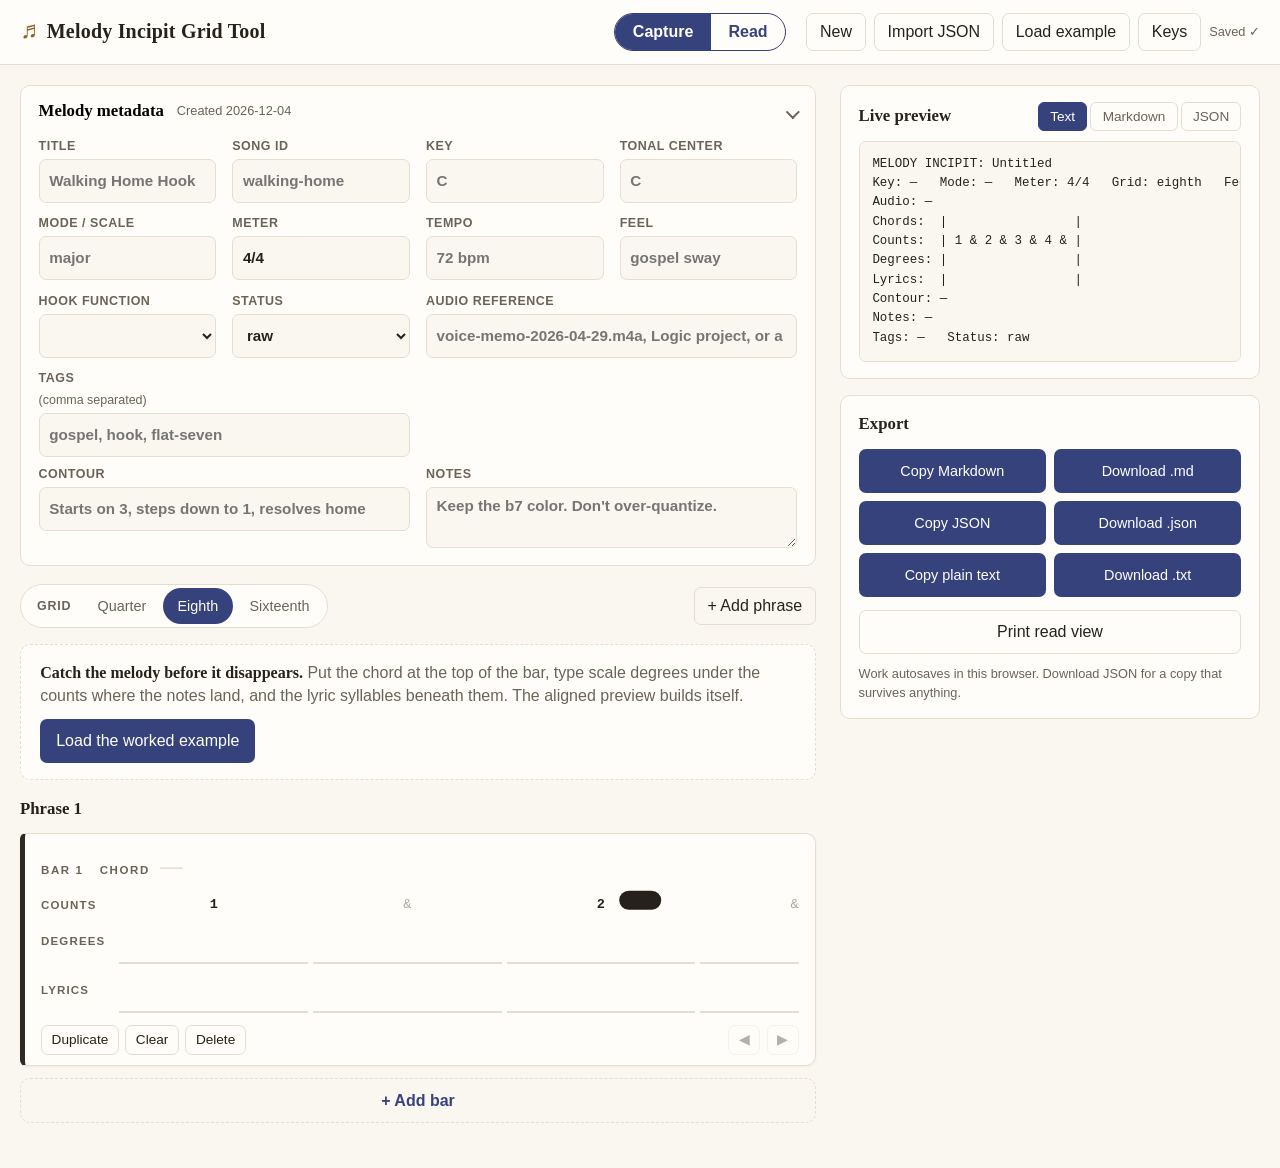
<file: index.html>
<!DOCTYPE html>
<html lang="en">
<head>
  <meta charset="UTF-8">
  <meta name="viewport" content="width=device-width, initial-scale=1.0">
  <title>Melody Incipit Grid Tool</title>
  <meta name="description" content="Capture a melody's fingerprint — chords, counts, scale degrees, and lyrics on an aligned grid — and export it as Markdown, JSON, or plain text.">
  <link rel="stylesheet" href="styles.css">
  <link rel="icon" href="data:image/svg+xml,%3Csvg xmlns='http://www.w3.org/2000/svg' viewBox='0 0 32 32'%3E%3Ctext y='24' font-size='24'%3E%E2%99%AC%3C/text%3E%3C/svg%3E">
</head>
<body>

  <a class="skip-link" href="#phrases">Skip to bar cards</a>

  <header class="app-header">
    <div class="brand">
      <span class="brand-mark" aria-hidden="true">&#9836;</span>
      <h1>Melody Incipit Grid Tool</h1>
    </div>
    <div class="mode-toggle" role="group" aria-label="Editor mode">
      <button id="mode-capture" type="button" aria-pressed="true">Capture</button>
      <button id="mode-read" type="button" aria-pressed="false">Read</button>
    </div>
    <div class="header-actions">
      <button id="new-btn" type="button" class="ghost-btn">New</button>
      <button id="import-btn" type="button" class="ghost-btn">Import JSON</button>
      <button id="example-btn" type="button" class="ghost-btn">Load example</button>
      <button id="keys-btn" type="button" class="ghost-btn" aria-expanded="false" aria-controls="keys-pop">Keys</button>
      <span id="saved-indicator" aria-hidden="true">Saved &#10003;</span>
    </div>
    <div id="keys-pop" hidden>
      <h2>Keyboard controls</h2>
      <dl>
        <dt>Tab / Shift+Tab</dt><dd>Next / previous cell along the lane, across bars</dd>
        <dt>Enter</dt><dd>Jump to the next bar's first degree cell</dd>
        <dt>&uarr; / &darr;</dt><dd>Switch between degree and lyric lanes</dd>
        <dt>&larr; / &rarr;</dt><dd>Move along the lane (when the cursor is at the cell edge)</dd>
        <dt>Ctrl/Cmd + D</dt><dd>Duplicate the current bar</dd>
        <dt>Ctrl/Cmd + Enter</dt><dd>Add a bar to the current phrase</dd>
      </dl>
      <p>Type <code>b3</code> or <code>#4</code> in a degree cell to get &#9837;3 / &#9839;4. Use <code>-</code> for a held note; leave a cell empty for space.</p>
    </div>
  </header>

  <p id="status-announce" class="sr-only" role="status" aria-live="polite"></p>

  <main class="layout">
    <div class="editor-pane">

      <!-- ===================== Melody metadata ===================== -->
      <section class="metadata" aria-labelledby="metadata-heading">
        <button id="metadata-toggle" type="button" aria-expanded="true" aria-controls="metadata-body">
          <h2 id="metadata-heading">Melody metadata</h2>
          <span id="meta-date" class="meta-date"></span>
          <span class="disclosure" aria-hidden="true"></span>
        </button>
        <div id="metadata-body" class="metadata-body open">
          <div class="field-grid">
            <label>Title
              <input id="meta-title" type="text" placeholder="Walking Home Hook" autocomplete="off">
            </label>
            <label>Song ID
              <input id="meta-song_id" type="text" placeholder="walking-home" autocomplete="off">
            </label>
            <label>Key
              <input id="meta-key" type="text" list="key-list" placeholder="C" autocomplete="off">
            </label>
            <label>Tonal center
              <input id="meta-tonal_center" type="text" list="key-list" placeholder="C" autocomplete="off">
            </label>
            <label>Mode / scale
              <input id="meta-mode" type="text" list="mode-list" placeholder="major" autocomplete="off">
            </label>
            <label>Meter
              <input id="meta-meter" type="text" list="meter-list" placeholder="4/4" autocomplete="off">
            </label>
            <label>Tempo
              <input id="meta-tempo" type="text" placeholder="72 bpm" autocomplete="off">
            </label>
            <label>Feel
              <input id="meta-feel" type="text" list="feel-list" placeholder="gospel sway" autocomplete="off">
            </label>
            <label>Hook function
              <select id="meta-hook_function">
                <option value=""></option>
                <option>opening line</option>
                <option>chorus hook</option>
                <option>verse motif</option>
                <option>call-and-response</option>
                <option>tag ending</option>
                <option>melodic answer</option>
                <option>riff</option>
                <option>vocal run</option>
                <option>countermelody</option>
              </select>
            </label>
            <label>Status
              <select id="meta-status">
                <option>raw</option>
                <option>promising</option>
                <option>hook</option>
                <option>verse</option>
                <option>chorus</option>
                <option>bridge</option>
                <option>motif</option>
                <option>developed</option>
                <option>archived</option>
              </select>
            </label>
            <label class="span-2">Audio reference
              <input id="meta-audio_ref" type="text" placeholder="voice-memo-2026-04-29.m4a, Logic project, or a link" autocomplete="off">
            </label>
            <label class="span-2">Tags <span class="hint">(comma separated)</span>
              <input id="meta-tags" type="text" placeholder="gospel, hook, flat-seven" autocomplete="off">
            </label>
          </div>
          <div id="tag-chips" class="tag-chips" aria-hidden="true"></div>
          <p id="meter-notice" class="notice" hidden>
            This meter isn't one the grid knows (4/4, 3/4, 2/4, 6/8), so bars use a 4/4-style grid. The meter is still saved with your incipit.
          </p>
          <div class="field-grid">
            <label class="span-2">Contour
              <input id="meta-contour" type="text" placeholder="Starts on 3, steps down to 1, resolves home" autocomplete="off">
            </label>
            <label class="span-2">Notes
              <textarea id="meta-notes" rows="2" placeholder="Keep the b7 color. Don't over-quantize."></textarea>
            </label>
          </div>
        </div>
      </section>

      <!-- ===================== Grid controls ===================== -->
      <div class="grid-controls">
        <fieldset class="resolution" role="radiogroup">
          <legend>Grid</legend>
          <label><input type="radio" name="grid-unit" value="quarter"><span>Quarter</span></label>
          <label><input type="radio" name="grid-unit" value="eighth" checked><span>Eighth</span></label>
          <label><input type="radio" name="grid-unit" value="sixteenth"><span>Sixteenth</span></label>
        </fieldset>
        <button id="add-phrase-btn" type="button" class="ghost-btn">+ Add phrase</button>
      </div>

      <div id="empty-hint" class="empty-hint" hidden>
        <p><strong>Catch the melody before it disappears.</strong> Put the chord at the top of the bar, type scale degrees under the counts where the notes land, and the lyric syllables beneath them. The aligned preview builds itself.</p>
        <button id="empty-example-btn" type="button">Load the worked example</button>
      </div>

      <!-- ===================== Phrases & bar cards ===================== -->
      <div id="phrases"></div>

    </div>

    <!-- ===================== Preview & export ===================== -->
    <aside class="preview-pane" aria-labelledby="preview-heading">
      <section class="preview">
        <div class="preview-head">
          <h2 id="preview-heading">Live preview</h2>
          <div class="preview-tabs" role="tablist" aria-label="Preview format">
            <button class="preview-tab active" data-tab="text" role="tab" aria-selected="true" type="button">Text</button>
            <button class="preview-tab" data-tab="markdown" role="tab" aria-selected="false" type="button">Markdown</button>
            <button class="preview-tab" data-tab="json" role="tab" aria-selected="false" type="button">JSON</button>
          </div>
        </div>
        <pre id="preview-output" aria-live="polite" tabindex="0"></pre>
      </section>

      <section class="exports" aria-labelledby="exports-heading">
        <h2 id="exports-heading">Export</h2>
        <div class="export-grid">
          <button id="copy-md" type="button">Copy Markdown</button>
          <button id="dl-md" type="button">Download .md</button>
          <button id="copy-json" type="button">Copy JSON</button>
          <button id="dl-json" type="button">Download .json</button>
          <button id="copy-txt" type="button">Copy plain text</button>
          <button id="dl-txt" type="button">Download .txt</button>
        </div>
        <button id="print-btn" type="button" class="ghost-btn print-btn">Print read view</button>
        <p class="storage-note">Work autosaves in this browser. Download JSON for a copy that survives anything.</p>
      </section>
    </aside>
  </main>

  <!-- ===================== Read mode sheet ===================== -->
  <section id="read-sheet" class="read-sheet" aria-label="Read view"></section>

  <div id="toast" role="status" aria-live="polite"></div>
  <input id="import-file" type="file" accept=".json,application/json" class="sr-only" aria-label="Import incipit JSON file">

  <datalist id="key-list">
    <option>C</option><option>C#</option><option>Db</option><option>D</option><option>D#</option>
    <option>Eb</option><option>E</option><option>F</option><option>F#</option><option>Gb</option>
    <option>G</option><option>G#</option><option>Ab</option><option>A</option><option>A#</option>
    <option>Bb</option><option>B</option>
    <option>Cm</option><option>C#m</option><option>Dm</option><option>Ebm</option><option>Em</option>
    <option>Fm</option><option>F#m</option><option>Gm</option><option>G#m</option><option>Am</option>
    <option>Bbm</option><option>Bm</option>
  </datalist>
  <datalist id="mode-list">
    <option>major</option><option>natural minor</option><option>harmonic minor</option>
    <option>melodic minor</option><option>major pentatonic</option><option>minor pentatonic</option>
    <option>blues</option><option>mixolydian</option><option>dorian</option><option>lydian</option>
    <option>phrygian</option><option>chromatic color</option><option>uncertain</option>
  </datalist>
  <datalist id="meter-list">
    <option>4/4</option><option>3/4</option><option>2/4</option><option>6/8</option>
  </datalist>
  <datalist id="feel-list">
    <option>straight</option><option>swing</option><option>shuffle</option><option>gospel sway</option>
    <option>6/8 ballad</option><option>funk</option><option>folk</option><option>hymnlike</option>
    <option>cinematic</option><option>rubato</option><option>spoken-like</option>
  </datalist>

  <script src="app.js"></script>
</body>
</html>
</file>
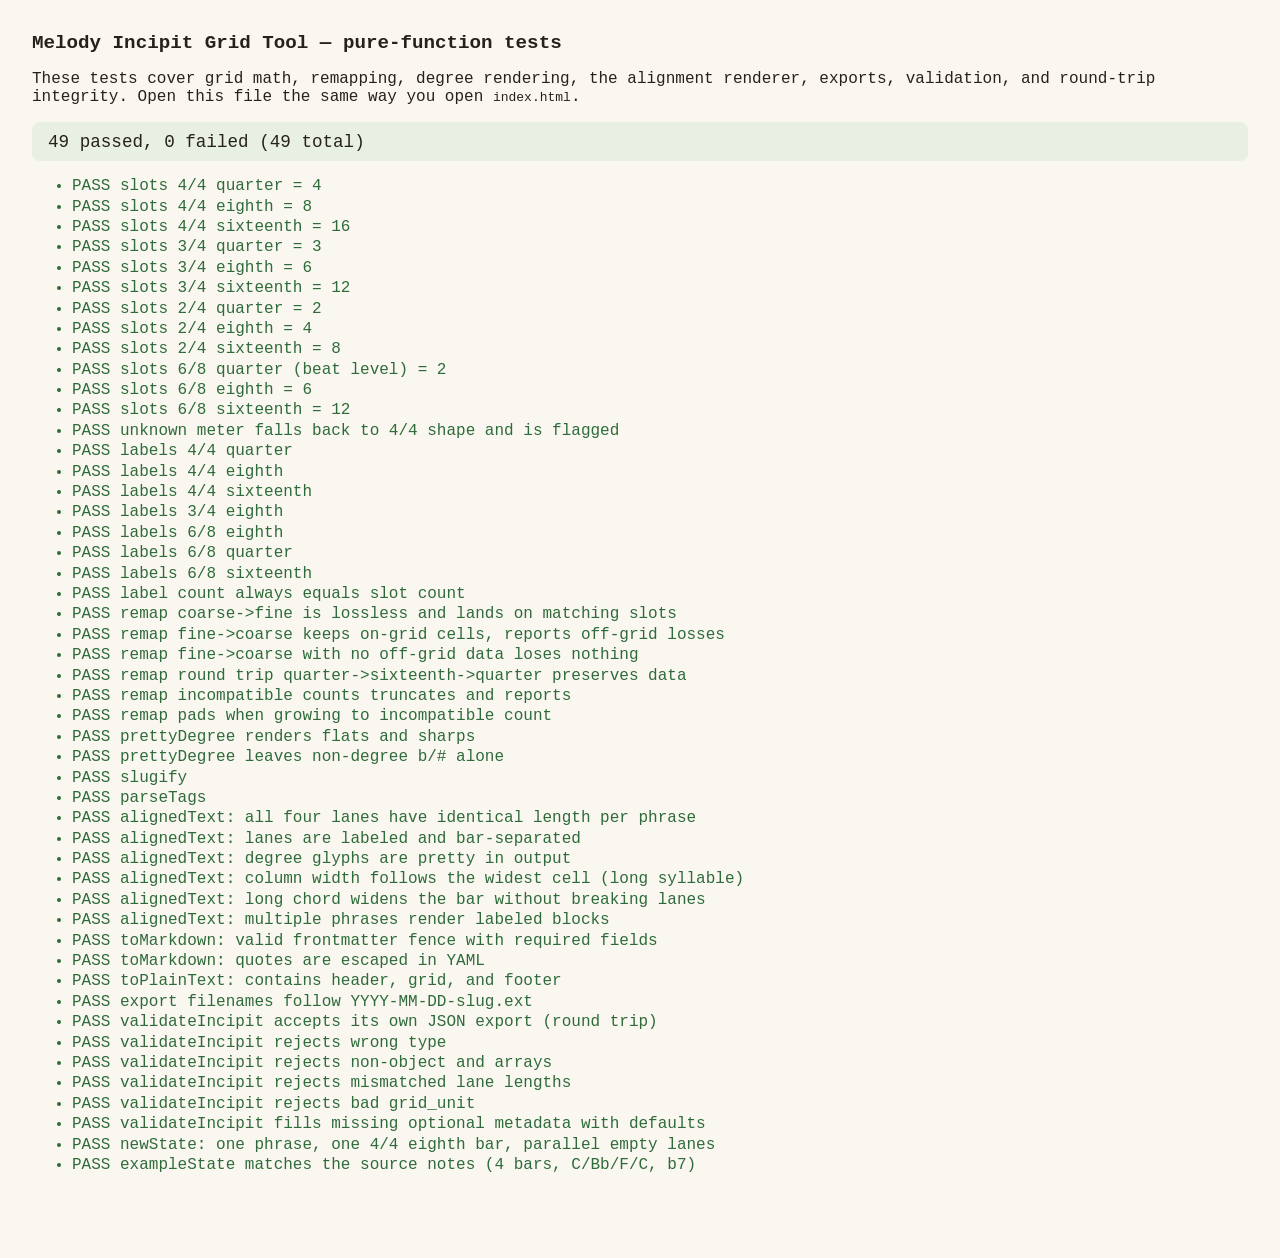
<file: tests.html>
<!DOCTYPE html>
<html lang="en">
<head>
  <meta charset="UTF-8">
  <meta name="viewport" content="width=device-width, initial-scale=1.0">
  <title>Tests — Melody Incipit Grid Tool</title>
  <style>
    body { font-family: ui-monospace, Menlo, Consolas, monospace; margin: 2rem; background: #faf7f1; color: #26221b; }
    h1 { font-size: 1.2rem; }
    .pass { color: #2f6b3a; }
    .fail { color: #8a3030; font-weight: bold; }
    #summary { font-size: 1.1rem; margin: 1rem 0; padding: 0.6rem 1rem; border-radius: 8px; }
    #summary.ok { background: #e7f0e2; }
    #summary.bad { background: #f3dede; }
    li { margin: 0.15rem 0; }
    pre { background: #fff; border: 1px solid #e6ddcf; padding: 0.6rem; overflow-x: auto; }
  </style>
</head>
<body>
  <h1>Melody Incipit Grid Tool — pure-function tests</h1>
  <p>These tests cover grid math, remapping, degree rendering, the alignment renderer, exports, validation, and round-trip integrity. Open this file the same way you open <code>index.html</code>.</p>
  <div id="summary"></div>
  <ul id="results"></ul>

  <script src="app.js"></script>
  <script src="tests.js"></script>
  <script>
    (function () {
      var res = runMITTests(window.MIT);
      var ul = document.getElementById('results');
      res.results.forEach(function (r) {
        var li = document.createElement('li');
        li.className = r.ok ? 'pass' : 'fail';
        li.textContent = (r.ok ? 'PASS  ' : 'FAIL  ') + r.name + (r.ok ? '' : ' — ' + r.detail);
        ul.appendChild(li);
      });
      var s = document.getElementById('summary');
      s.className = res.failed === 0 ? 'ok' : 'bad';
      s.textContent = res.passed + ' passed, ' + res.failed + ' failed (' + res.results.length + ' total)';
    })();
  </script>
</body>
</html>
</file>
<file: styles.css>
/* =========================================================================
   Melody Incipit Grid Tool — styles.css
   A music worksheet, not a spreadsheet: warm paper, hymnal-indigo controls,
   brass chord symbols, bar cards with a heavy left barline. No gridlines.
   ========================================================================= */

:root {
  --paper: #FAF7F1;
  --card: #FFFDF9;
  --ink: #26221b;
  --ink-soft: #6b6357;
  --line: #e6ddcf;
  --indigo: #36427c;        /* hymnal-cover indigo: interactive */
  --indigo-deep: #272f5c;
  --brass: #8a6420;          /* lead-sheet chord symbols */
  --barline: #2e2a23;
  --focus: #36427c;
  --danger: #8a3030;
  --ok-bg: #eef2e6;

  --serif: "Iowan Old Style", "Palatino Linotype", Palatino, Georgia, serif;
  --sans: -apple-system, BlinkMacSystemFont, "Segoe UI", Roboto, "Helvetica Neue", Arial, sans-serif;
  --mono: ui-monospace, "SF Mono", SFMono-Regular, Menlo, Consolas, "Liberation Mono", monospace;

  --radius: 10px;
  --cell-w-quarter: 4.5rem;
  --cell-w-eighth: 3.4rem;
  --cell-w-sixteenth: 2.7rem;
}

* { box-sizing: border-box; }

html { -webkit-text-size-adjust: 100%; }

body {
  margin: 0;
  background: var(--paper);
  color: var(--ink);
  font-family: var(--sans);
  font-size: 16px;
  line-height: 1.45;
}

.sr-only {
  position: absolute !important;
  width: 1px; height: 1px;
  margin: -1px; padding: 0; border: 0;
  clip: rect(0 0 0 0); overflow: hidden; white-space: nowrap;
}

.skip-link {
  position: absolute; left: 1rem; top: -3rem;
  background: var(--indigo); color: #fff;
  padding: 0.5rem 0.9rem; border-radius: 0 0 6px 6px;
  z-index: 30; transition: top 0.15s;
}
.skip-link:focus { top: 0; }

/* visible focus everywhere */
:focus-visible {
  outline: 2px solid var(--focus);
  outline-offset: 2px;
}

button { font: inherit; cursor: pointer; }

/* ============================== header ============================== */

.app-header {
  display: flex;
  flex-wrap: wrap;
  align-items: center;
  gap: 0.75rem 1.25rem;
  padding: 0.8rem 1.25rem;
  border-bottom: 1px solid var(--line);
  background: var(--card);
  position: relative;
}

.brand { display: flex; align-items: baseline; gap: 0.55rem; margin-right: auto; }
.brand-mark { font-size: 1.5rem; color: var(--brass); line-height: 1; }
.app-header h1 {
  font-family: var(--serif);
  font-size: 1.25rem;
  font-weight: 600;
  letter-spacing: 0.01em;
  margin: 0;
}

.mode-toggle {
  display: inline-flex;
  border: 1px solid var(--indigo);
  border-radius: 999px;
  overflow: hidden;
}
.mode-toggle button {
  border: 0;
  background: transparent;
  color: var(--indigo);
  padding: 0.4rem 1.1rem;
  font-weight: 600;
}
.mode-toggle button[aria-pressed="true"] {
  background: var(--indigo);
  color: #fff;
}

.header-actions { display: flex; align-items: center; gap: 0.5rem; flex-wrap: wrap; }

.ghost-btn {
  background: transparent;
  border: 1px solid var(--line);
  border-radius: 7px;
  color: var(--ink);
  padding: 0.4rem 0.8rem;
}
.ghost-btn:hover { border-color: var(--indigo); color: var(--indigo); }
.ghost-btn.small { padding: 0.25rem 0.6rem; font-size: 0.85rem; }
.ghost-btn:disabled { opacity: 0.35; cursor: default; }
.ghost-btn:disabled:hover { border-color: var(--line); color: var(--ink); }

#saved-indicator {
  font-size: 0.8rem;
  color: var(--ink-soft);
  opacity: 0;
  transition: opacity 0.3s;
}
#saved-indicator.visible { opacity: 1; }

#keys-pop {
  position: absolute;
  right: 1rem; top: 100%;
  z-index: 20;
  background: var(--card);
  border: 1px solid var(--line);
  border-radius: var(--radius);
  box-shadow: 0 10px 30px rgba(40, 32, 16, 0.14);
  padding: 1rem 1.2rem;
  max-width: 26rem;
}
#keys-pop h2 { font-family: var(--serif); font-size: 1rem; margin: 0 0 0.5rem; }
#keys-pop dl { display: grid; grid-template-columns: auto 1fr; gap: 0.25rem 0.8rem; margin: 0; font-size: 0.88rem; }
#keys-pop dt { font-family: var(--mono); white-space: nowrap; color: var(--indigo-deep); }
#keys-pop dd { margin: 0; }
#keys-pop p { font-size: 0.85rem; color: var(--ink-soft); margin: 0.7rem 0 0; }
#keys-pop code { font-family: var(--mono); background: var(--paper); padding: 0 0.25em; border-radius: 3px; }

/* ============================== layout ============================== */

.layout {
  display: grid;
  grid-template-columns: minmax(0, 1fr);
  gap: 1.5rem;
  padding: 1.25rem;
  max-width: 1320px;
  margin: 0 auto;
}

@media (min-width: 1024px) {
  .layout { grid-template-columns: minmax(0, 1fr) 420px; align-items: start; }
  .preview-pane { position: sticky; top: 1rem; }
}

/* ============================ metadata ============================== */

.metadata {
  background: var(--card);
  border: 1px solid var(--line);
  border-radius: var(--radius);
  margin-bottom: 1.1rem;
}

#metadata-toggle {
  width: 100%;
  display: flex;
  align-items: center;
  gap: 0.8rem;
  background: transparent;
  border: 0;
  padding: 0.85rem 1.1rem;
  text-align: left;
  border-radius: var(--radius);
}
#metadata-toggle h2 {
  font-family: var(--serif);
  font-size: 1.05rem;
  font-weight: 600;
  margin: 0;
  flex: 0 0 auto;
}
.meta-date { font-size: 0.8rem; color: var(--ink-soft); margin-right: auto; }
.disclosure {
  width: 0.6rem; height: 0.6rem;
  border-right: 2px solid var(--ink-soft);
  border-bottom: 2px solid var(--ink-soft);
  transform: rotate(45deg);
  transition: transform 0.15s;
}
#metadata-toggle[aria-expanded="false"] .disclosure { transform: rotate(-45deg); }

.metadata-body { display: none; padding: 0 1.1rem 1.1rem; }
.metadata-body.open { display: block; }

.field-grid {
  display: grid;
  grid-template-columns: repeat(2, minmax(0, 1fr));
  gap: 0.7rem 1rem;
}
@media (min-width: 700px) {
  .field-grid { grid-template-columns: repeat(4, minmax(0, 1fr)); }
  .field-grid .span-2 { grid-column: span 2; }
}

.field-grid label {
  display: flex;
  flex-direction: column;
  gap: 0.25rem;
  font-size: 0.78rem;
  font-weight: 600;
  letter-spacing: 0.04em;
  text-transform: uppercase;
  color: var(--ink-soft);
}
.field-grid .hint { text-transform: none; letter-spacing: 0; font-weight: 400; }

.field-grid input,
.field-grid select,
.field-grid textarea {
  font: inherit;
  font-size: 0.95rem;
  color: var(--ink);
  background: var(--paper);
  border: 1px solid var(--line);
  border-radius: 7px;
  padding: 0.45rem 0.6rem;
  min-height: 44px;
}
.field-grid textarea { resize: vertical; }

.tag-chips { display: flex; flex-wrap: wrap; gap: 0.35rem; margin-top: 0.5rem; }
.chip {
  background: var(--paper);
  border: 1px solid var(--line);
  border-radius: 999px;
  padding: 0.1rem 0.65rem;
  font-size: 0.8rem;
  color: var(--indigo-deep);
}

.notice {
  margin: 0.8rem 0 0;
  padding: 0.55rem 0.8rem;
  background: #f6eedd;
  border: 1px solid #e3d3a8;
  border-radius: 7px;
  font-size: 0.85rem;
}

/* ========================== grid controls =========================== */

.grid-controls {
  display: flex;
  align-items: center;
  justify-content: space-between;
  gap: 1rem;
  margin-bottom: 1rem;
  flex-wrap: wrap;
}

.resolution {
  border: 1px solid var(--line);
  border-radius: 999px;
  padding: 0.2rem;
  display: inline-flex;
  align-items: center;
  gap: 0.15rem;
  margin: 0;
  background: var(--card);
}
.resolution legend {
  float: left;
  padding: 0 0.6rem 0 0.8rem;
  font-size: 0.78rem;
  font-weight: 700;
  letter-spacing: 0.06em;
  text-transform: uppercase;
  color: var(--ink-soft);
}
.resolution label { position: relative; display: inline-flex; }
.resolution input {
  position: absolute;
  opacity: 0;
  inset: 0;
  margin: 0;
  cursor: pointer;
}
.resolution span {
  padding: 0.35rem 0.9rem;
  border-radius: 999px;
  font-size: 0.9rem;
  color: var(--ink-soft);
  min-height: 36px;
  display: inline-flex;
  align-items: center;
}
.resolution input:checked + span { background: var(--indigo); color: #fff; }
.resolution input:focus-visible + span { outline: 2px solid var(--focus); outline-offset: 2px; }

/* =========================== empty state ============================ */

.empty-hint {
  border: 1px dashed var(--line);
  border-radius: var(--radius);
  padding: 1rem 1.2rem;
  margin-bottom: 1rem;
  color: var(--ink-soft);
  background: var(--card);
}
.empty-hint p { margin: 0 0 0.7rem; }
.empty-hint strong { color: var(--ink); font-family: var(--serif); }
.empty-hint button {
  background: var(--indigo);
  color: #fff;
  border: 0;
  border-radius: 7px;
  padding: 0.5rem 1rem;
  min-height: 44px;
}
.empty-hint button:hover { background: var(--indigo-deep); }

/* ============================= phrases ============================== */

.phrase { margin-bottom: 1.6rem; }

.phrase-head {
  display: flex;
  align-items: center;
  gap: 0.8rem;
  margin-bottom: 0.6rem;
}
.phrase-label {
  font-family: var(--serif);
  font-size: 1.05rem;
  font-weight: 600;
  color: var(--ink);
  background: transparent;
  border: 0;
  border-bottom: 1px dashed transparent;
  padding: 0.2rem 0;
  min-width: 8rem;
  max-width: 100%;
}
.phrase-label:hover, .phrase-label:focus { border-bottom-color: var(--line); }

.bars { display: flex; flex-direction: column; gap: 0.9rem; }

.add-bar-btn {
  margin-top: 0.8rem;
  width: 100%;
  background: transparent;
  border: 1px dashed var(--line);
  border-radius: var(--radius);
  color: var(--indigo);
  padding: 0.6rem;
  font-weight: 600;
  min-height: 44px;
}
.add-bar-btn:hover { border-color: var(--indigo); background: var(--card); }

/* ============================ bar cards ============================= */
/* The signature element: a cue card with a heavy left barline.        */

.bar-card {
  background: var(--card);
  border: 1px solid var(--line);
  border-left: 5px solid var(--barline);
  border-radius: 6px var(--radius) var(--radius) 6px;
  padding: 0.8rem 1rem 0.6rem;
  box-shadow: 0 1px 3px rgba(45, 36, 20, 0.05);
}

.bar-head {
  display: flex;
  align-items: baseline;
  gap: 1rem;
  margin-bottom: 0.55rem;
}
.bar-eyebrow {
  font-size: 0.72rem;
  font-weight: 700;
  letter-spacing: 0.14em;
  text-transform: uppercase;
  color: var(--ink-soft);
}
.chord-wrap { display: inline-flex; align-items: baseline; gap: 0.5rem; }
.chord-label {
  font-size: 0.72rem;
  font-weight: 700;
  letter-spacing: 0.14em;
  text-transform: uppercase;
  color: var(--ink-soft);
}
.chord-input {
  font-family: var(--serif);
  font-size: 1.45rem;
  font-weight: 600;
  color: var(--brass);
  background: transparent;
  border: 0;
  border-bottom: 1px dashed transparent;
  width: 7rem;
  padding: 0 0.1rem;
  min-height: 40px;
}
.chord-input::placeholder { color: var(--line); }
.chord-input:hover, .chord-input:focus { border-bottom-color: var(--line); }

/* lane grid: one shared column track keeps every lane aligned */
.lane-scroll { overflow-x: auto; padding-bottom: 0.2rem; }

.lane-grid {
  display: grid;
  grid-template-columns: 4.6rem repeat(var(--cols), minmax(var(--cell-w), 1fr));
  gap: 0.3rem 0.3rem;
  align-items: center;
  min-width: max-content;
}
.lane-grid.unit-quarter { --cell-w: var(--cell-w-quarter); }
.lane-grid.unit-eighth { --cell-w: var(--cell-w-eighth); }
.lane-grid.unit-sixteenth { --cell-w: var(--cell-w-sixteenth); }

.lane-label {
  font-size: 0.72rem;
  font-weight: 700;
  letter-spacing: 0.1em;
  text-transform: uppercase;
  color: var(--ink-soft);
  position: sticky;
  left: 0;
  background: var(--card);
  padding-right: 0.4rem;
  z-index: 1;
}

.count-cell {
  text-align: center;
  font-family: var(--mono);
  font-size: 0.85rem;
  color: var(--ink-soft);
  opacity: 0.55;
  user-select: none;
}
.count-cell.beat {
  opacity: 1;
  font-weight: 700;
  color: var(--ink);
}

.cell-input {
  width: 100%;
  min-width: var(--cell-w);
  min-height: 44px;
  text-align: center;
  font-family: var(--mono);
  font-size: 0.95rem;
  color: var(--ink);
  background: transparent;
  border: 0;
  border-bottom: 2px solid var(--line);
  border-radius: 0;
  padding: 0.35rem 0.15rem;
  transition: border-color 0.12s, background 0.12s;
}
.cell-input:hover { background: var(--paper); }
.cell-input:focus {
  outline: none;
  border-bottom-color: var(--indigo);
  background: var(--paper);
}
.deg-cell { font-weight: 600; }
.lyr-cell { font-family: var(--sans); font-size: 0.88rem; }

.bar-actions {
  display: flex;
  align-items: center;
  gap: 0.4rem;
  margin-top: 0.6rem;
}
.bar-actions .spacer { flex: 1; }

/* ============================ preview =============================== */

.preview, .exports {
  background: var(--card);
  border: 1px solid var(--line);
  border-radius: var(--radius);
  padding: 1rem 1.1rem;
}
.preview { margin-bottom: 1rem; }

.preview-head {
  display: flex;
  align-items: center;
  justify-content: space-between;
  gap: 0.8rem;
  flex-wrap: wrap;
  margin-bottom: 0.6rem;
}
.preview h2, .exports h2 {
  font-family: var(--serif);
  font-size: 1.05rem;
  font-weight: 600;
  margin: 0;
}

.preview-tabs { display: inline-flex; gap: 0.2rem; }
.preview-tab {
  border: 1px solid var(--line);
  background: transparent;
  border-radius: 6px;
  padding: 0.25rem 0.7rem;
  font-size: 0.85rem;
  color: var(--ink-soft);
}
.preview-tab.active {
  background: var(--indigo);
  border-color: var(--indigo);
  color: #fff;
}

#preview-output {
  font-family: var(--mono);
  font-size: 0.78rem;
  line-height: 1.55;
  background: var(--paper);
  border: 1px solid var(--line);
  border-radius: 7px;
  padding: 0.8rem;
  margin: 0;
  overflow-x: auto;
  white-space: pre;
  max-height: 50vh;
  overflow-y: auto;
}

/* ============================ exports =============================== */

.export-grid {
  display: grid;
  grid-template-columns: repeat(2, minmax(0, 1fr));
  gap: 0.5rem;
  margin: 0.8rem 0;
}
.export-grid button {
  background: var(--indigo);
  color: #fff;
  border: 0;
  border-radius: 7px;
  padding: 0.55rem 0.5rem;
  font-size: 0.9rem;
  min-height: 44px;
}
.export-grid button:hover:not(:disabled) { background: var(--indigo-deep); }
.export-grid button:disabled { background: var(--ok-bg); color: var(--ink); }

.print-btn { width: 100%; min-height: 44px; }

.storage-note {
  font-size: 0.8rem;
  color: var(--ink-soft);
  margin: 0.7rem 0 0;
}

/* ============================ read mode ============================= */

.read-sheet { display: none; }

body.read-mode .editor-pane,
body.read-mode .preview-pane { display: none; }

body.read-mode .read-sheet {
  display: block;
  max-width: 1100px;
  margin: 1.5rem auto;
  padding: 2rem 2.2rem;
  background: var(--card);
  border: 1px solid var(--line);
  border-radius: var(--radius);
}

.read-title {
  font-family: var(--serif);
  font-size: 1.8rem;
  font-weight: 600;
  margin: 0 0 0.3rem;
}
.read-meta { color: var(--ink-soft); margin: 0 0 0.2rem; }
.read-audio { font-size: 0.9rem; color: var(--ink-soft); margin: 0 0 1rem; }
.read-grid {
  font-family: var(--mono);
  font-size: 0.85rem;
  line-height: 1.6;
  background: var(--paper);
  border: 1px solid var(--line);
  border-radius: 7px;
  padding: 1rem;
  overflow-x: auto;
  white-space: pre;
}
.read-note { margin: 0.7rem 0 0; }
.read-note strong { font-family: var(--serif); }
.read-tags { margin-top: 1rem; font-size: 0.85rem; color: var(--indigo-deep); }

/* ============================== toast =============================== */

#toast {
  position: fixed;
  left: 50%;
  bottom: 1.2rem;
  transform: translate(-50%, 150%);
  display: flex;
  align-items: center;
  gap: 0.9rem;
  background: var(--ink);
  color: var(--paper);
  border-radius: 999px;
  padding: 0.6rem 1.3rem;
  transition: transform 0.2s ease;
  z-index: 40;
  max-width: calc(100vw - 2rem);
}
#toast.visible { transform: translate(-50%, 0); }
.toast-action {
  background: transparent;
  border: 0;
  color: #f4c87a;
  font-weight: 700;
  padding: 0.2rem 0.3rem;
}

/* ============================ responsive ============================ */

@media (max-width: 640px) {
  .app-header { padding: 0.7rem 0.9rem; }
  .app-header h1 { font-size: 1.05rem; }
  .layout { padding: 0.9rem; gap: 1rem; }
  .grid-controls { justify-content: center; }
  body.read-mode .read-sheet { margin: 0.8rem; padding: 1.2rem 1rem; }
  #keys-pop { left: 0.8rem; right: 0.8rem; max-width: none; }
}

/* ============================== motion ============================== */

@media (prefers-reduced-motion: reduce) {
  * { transition: none !important; animation: none !important; }
}

/* =============================== print ============================== */

@media print {
  .app-header, .editor-pane, .preview-pane, #toast, .skip-link { display: none !important; }
  body { background: #fff; }
  .read-sheet {
    display: block !important;
    border: 0;
    margin: 0;
    padding: 0;
    max-width: none;
  }
  .read-grid { border: 1px solid #ccc; background: #fff; }
}
</file>
